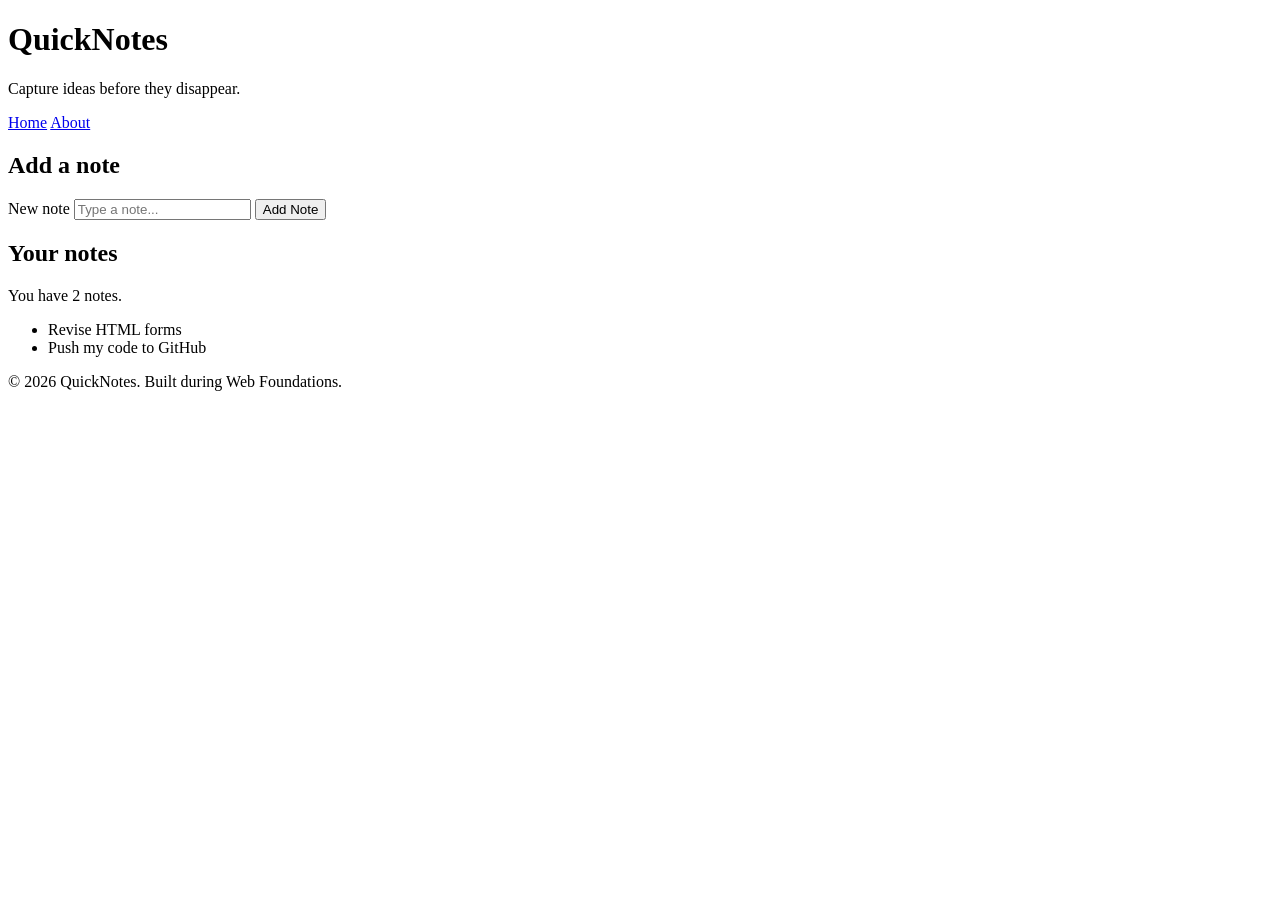
<file: Day1/index.html>
<!DOCTYPE html>
<html lang="en">
  <head>
    <meta charset="UTF-8" />
    <meta name="viewport" content="width=device-width, initial-scale=1.0" />
    <title>QuickNotes</title>
  </head>
  <body>
    <header>
      <h1>QuickNotes</h1>
      <p>Capture ideas before they disappear.</p>
      <nav>
        <a href="index.html">Home</a>
        <a href="about.html">About</a>
      </nav>
    </header>
 
    <main>
      <section>
        <h2>Add a note</h2>
        <form id="note-form">
          <label for="note-input">New note</label>
          <input type="text" id="note-input" placeholder="Type a note..." />
          <button type="submit">Add Note</button>
        </form>
      </section>
 
      <section>
        <h2>Your notes</h2>
        <p id="note-count">You have 2 notes.</p>
        <ul id="notes-list">
          <li>Revise HTML forms</li>
          <li>Push my code to GitHub</li>
        </ul>
      </section>
    </main>
 
    <footer>
      <p>&copy; 2026 QuickNotes. Built during Web Foundations.</p>
    </footer>
  </body>
</html>
</file>
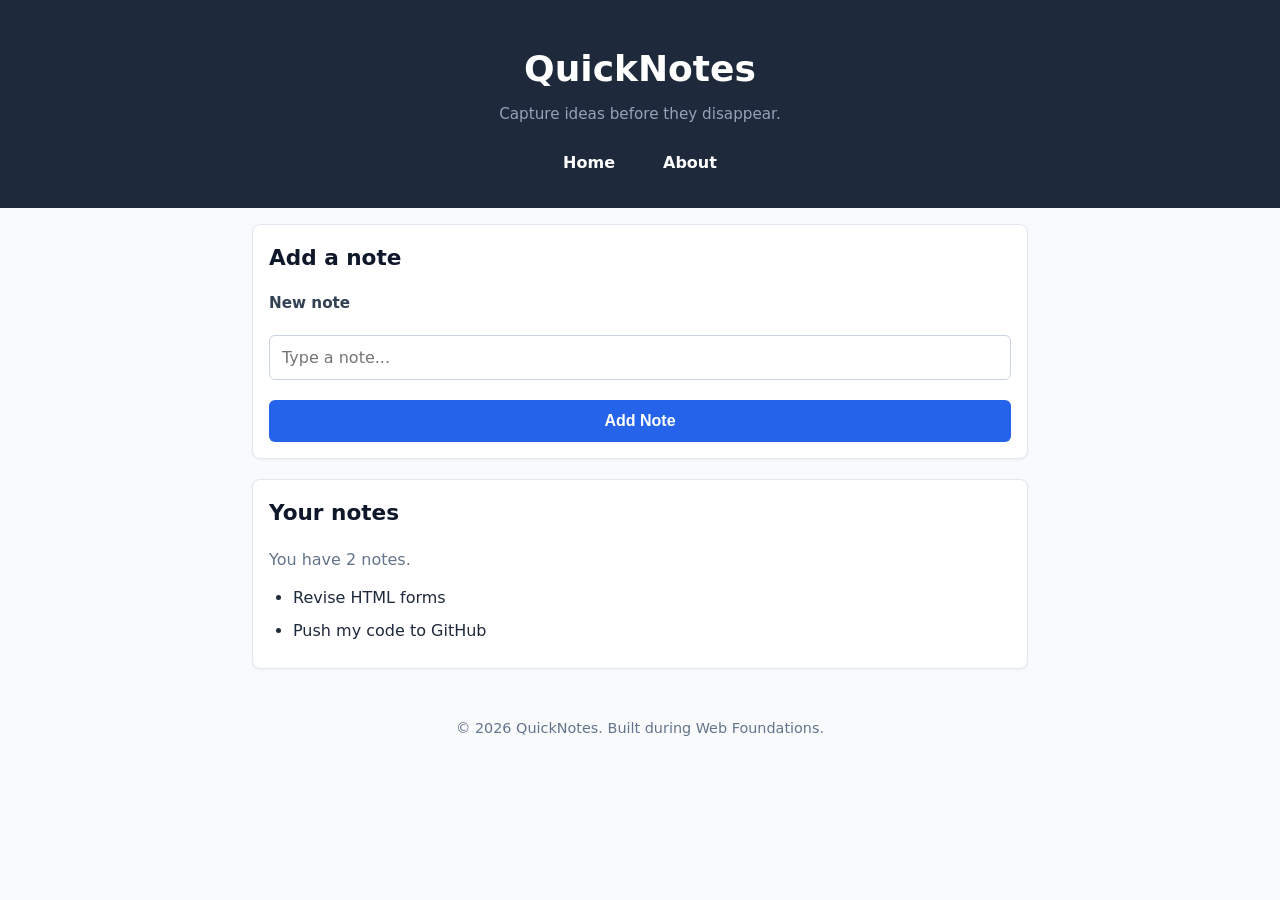
<file: Day2/index.html>
<!DOCTYPE html>
<html lang="en">
  <head>
    <meta charset="UTF-8" />
    <meta name="viewport" content="width=device-width, initial-scale=1.0" />
    <title>QuickNotes</title>
    <link rel="stylesheet" href="style.css" />
  </head>
  <body>
    <header>
      <h1>QuickNotes</h1>
      <p>Capture ideas before they disappear.</p>
      <nav>
        <a href="index.html">Home</a>
        <a href="about.html">About</a>
      </nav>
    </header>
 
    <main>
      <section>
        <h2>Add a note</h2>
        <form id="note-form">
          <label for="note-input">New note</label>
          <input type="text" id="note-input" placeholder="Type a note..." />
          <button type="submit">Add Note</button>
        </form>
      </section>
 
      <section>
        <h2>Your notes</h2>
        <p id="note-count">You have 2 notes.</p>
        <ul id="notes-list">
          <li>Revise HTML forms</li>
          <li>Push my code to GitHub</li>
        </ul>
      </section>
    </main>
 
    <footer>
      <p>&copy; 2026 QuickNotes. Built during Web Foundations.</p>
    </footer>
  </body>
</html>
</file>
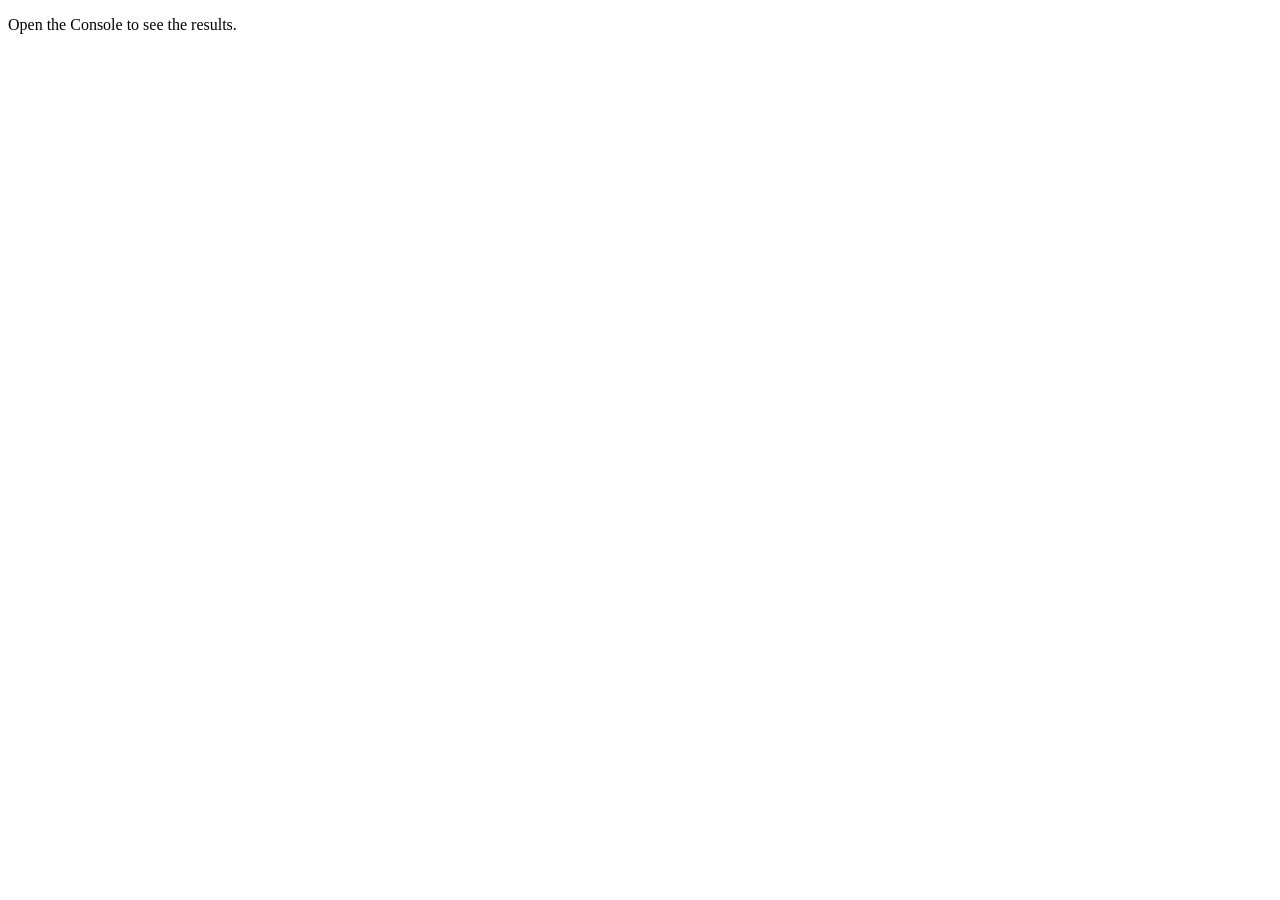
<file: Day3/index.html>
<!DOCTYPE html>
<html lang="en">
<head>
  <meta charset="UTF-8">
  <meta name="viewport" content="width=device-width, initial-scale=1.0">
  <title>Notes Toolkit</title>
  <script src="script.js" defer></script>
</head>
<body>
  <p>Open the Console to see the results.</p>
</body>
</html>
</file>
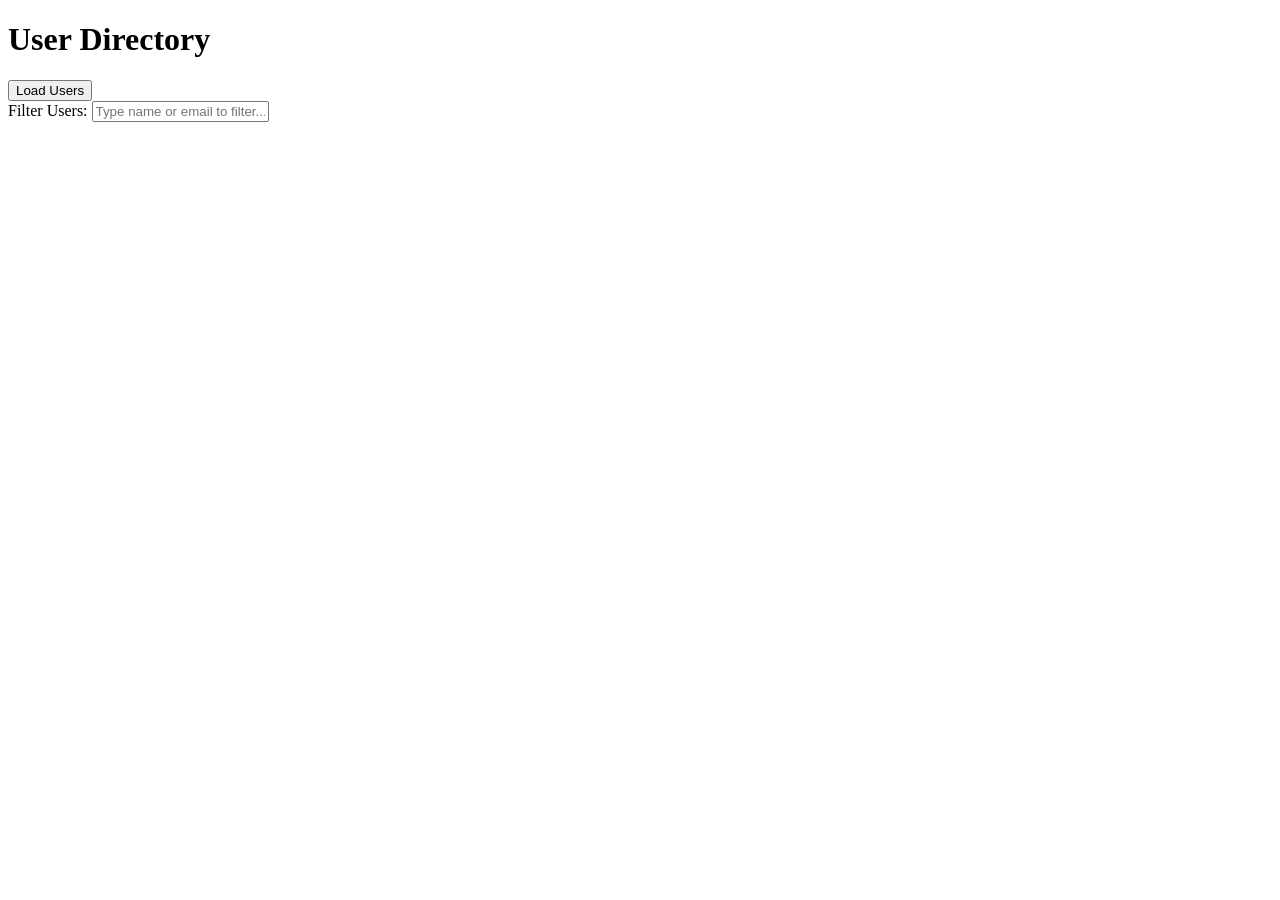
<file: Day5/index.html>
<!DOCTYPE html>
<html lang="en">
<head>
  <meta charset="UTF-8">
  <meta name="viewport" content="width=device-width, initial-scale=1.0">
  <title>User Management</title>
  <script src="users.js" defer></script>
</head>
<body>
  <h1>User Directory</h1>

  <button id="load-users">Load Users</button>

  <div>
    <label for="filter-input">Filter Users:</label>
    <input type="text" id="filter-input" placeholder="Type name or email to filter...">
  </div>

  <p id="status"></p>

  <ul id="users-list"></ul>
</body>
</html>
</file>
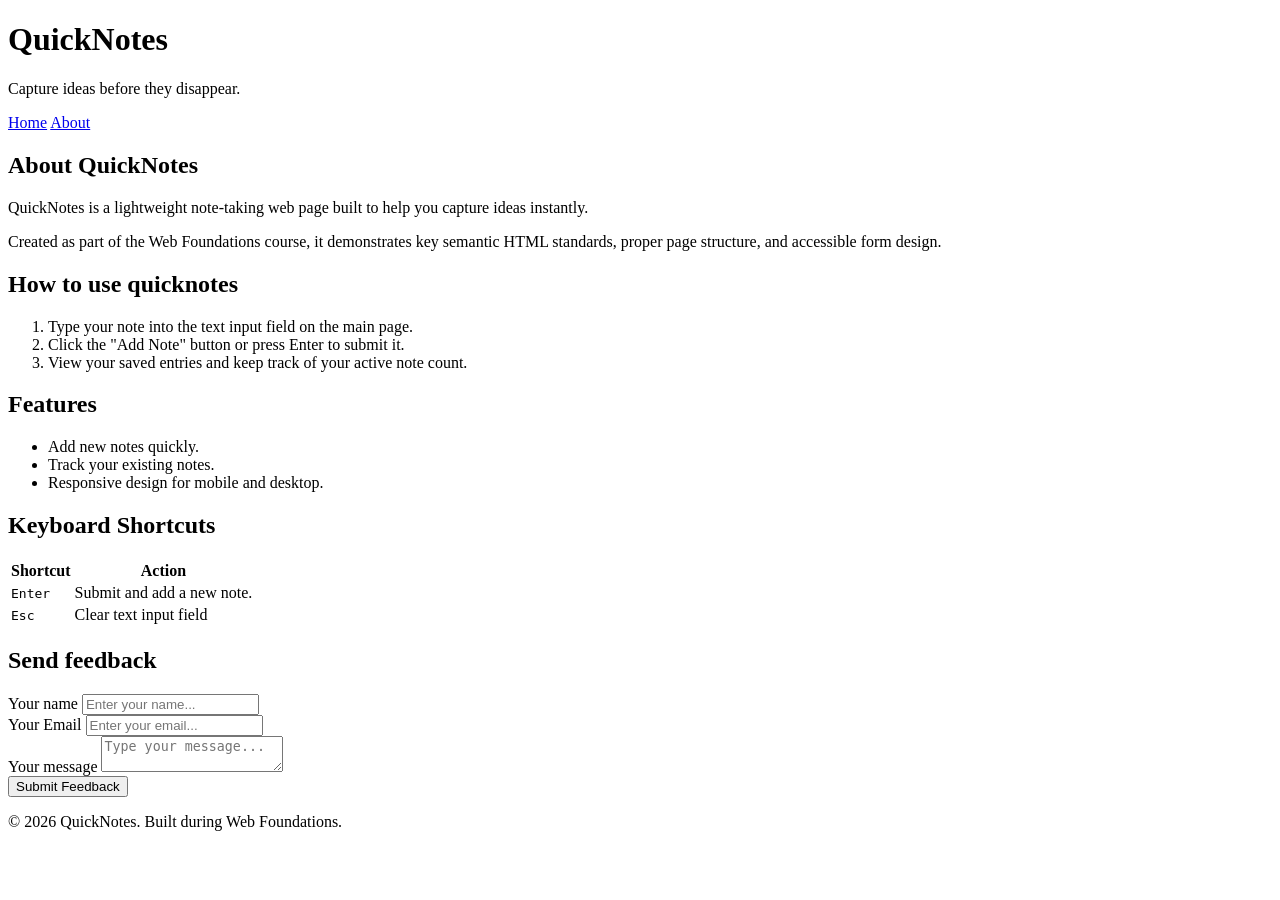
<file: Day1/about.html>
<!DOCTYPE html>
<html lang="en">
  <head>
    <meta charset="UTF-8" />
    <meta name="viewport" content="width=device-width, initial-scale=1.0" />
    <title>About - QuickNotes</title>
  </head>
  <body>
    <header>
      <h1>QuickNotes</h1>
      <p>Capture ideas before they disappear.</p>
      <nav>
        <a href="index.html">Home</a>
        <a href="about.html">About</a>
      </nav>
    </header>

    <main>
      <section>
        <h2>About QuickNotes</h2>
        <p>
          QuickNotes is a lightweight note-taking web page built to help you capture ideas instantly.
        </p>
        <p>
          Created as part of the Web Foundations course, it demonstrates key semantic HTML standards, proper page structure, and accessible form design.
        </p>
      </section>

      <section>
        <h2>How to use quicknotes</h2>
        <ol>
          <li>Type your note into the text input field on the main page.</li>
          <li>Click the "Add Note" button or press Enter to submit it.</li>
          <li>View your saved entries and keep track of your active note count.</li>
        </ol>
      </section>

      <section>
        <h2>Features</h2>
        <ul>
          <li>Add new notes quickly.</li>
          <li>Track your existing notes.</li>
          <li>Responsive design for mobile and desktop.</li>
        </ul>
    </section>

    <section>
        <h2>Keyboard Shortcuts</h2>
        <table>
          <thead>
            <tr>
              <th>Shortcut</th>
              <th>Action</th>
            </tr>
          </thead>
          <tbody>
            <tr>
              <td><kbd>Enter</kbd></td>
              <td>Submit and add a new note.</td>
            </tr>
            <tr>
              <td><kbd>Esc</kbd></td>
              <td>Clear text input field</td>
            </tr>
          </tbody>
        </table>
        </section>

        <section> 
            <h2>Send feedback</h2>
            <form id="feedback-form">
                <div>
                    <label for="feedback-name">Your name</label>
                    <input type="text" id="feedback-name" placeholder="Enter your name..." />
                    </div>
                    <div>
                        <label for="feedback-email">Your Email</label>
                        <input type="email" id="feedback-email" placeholder="Enter your email..." />
                    </div>
                    <div>
                        <label for="feedback-message">Your message</label>
                        <textarea id="feedback-message" name="message" placeholder="Type your message..." required></textarea>
                    </div>
                    <button type="submit">Submit Feedback</button>
                 </form> 
             </section>
         </main> 
                              
        <footer>
      <p>&copy; 2026 QuickNotes. Built during Web Foundations.</p>
    </footer>
  </body>
</html>
</file>
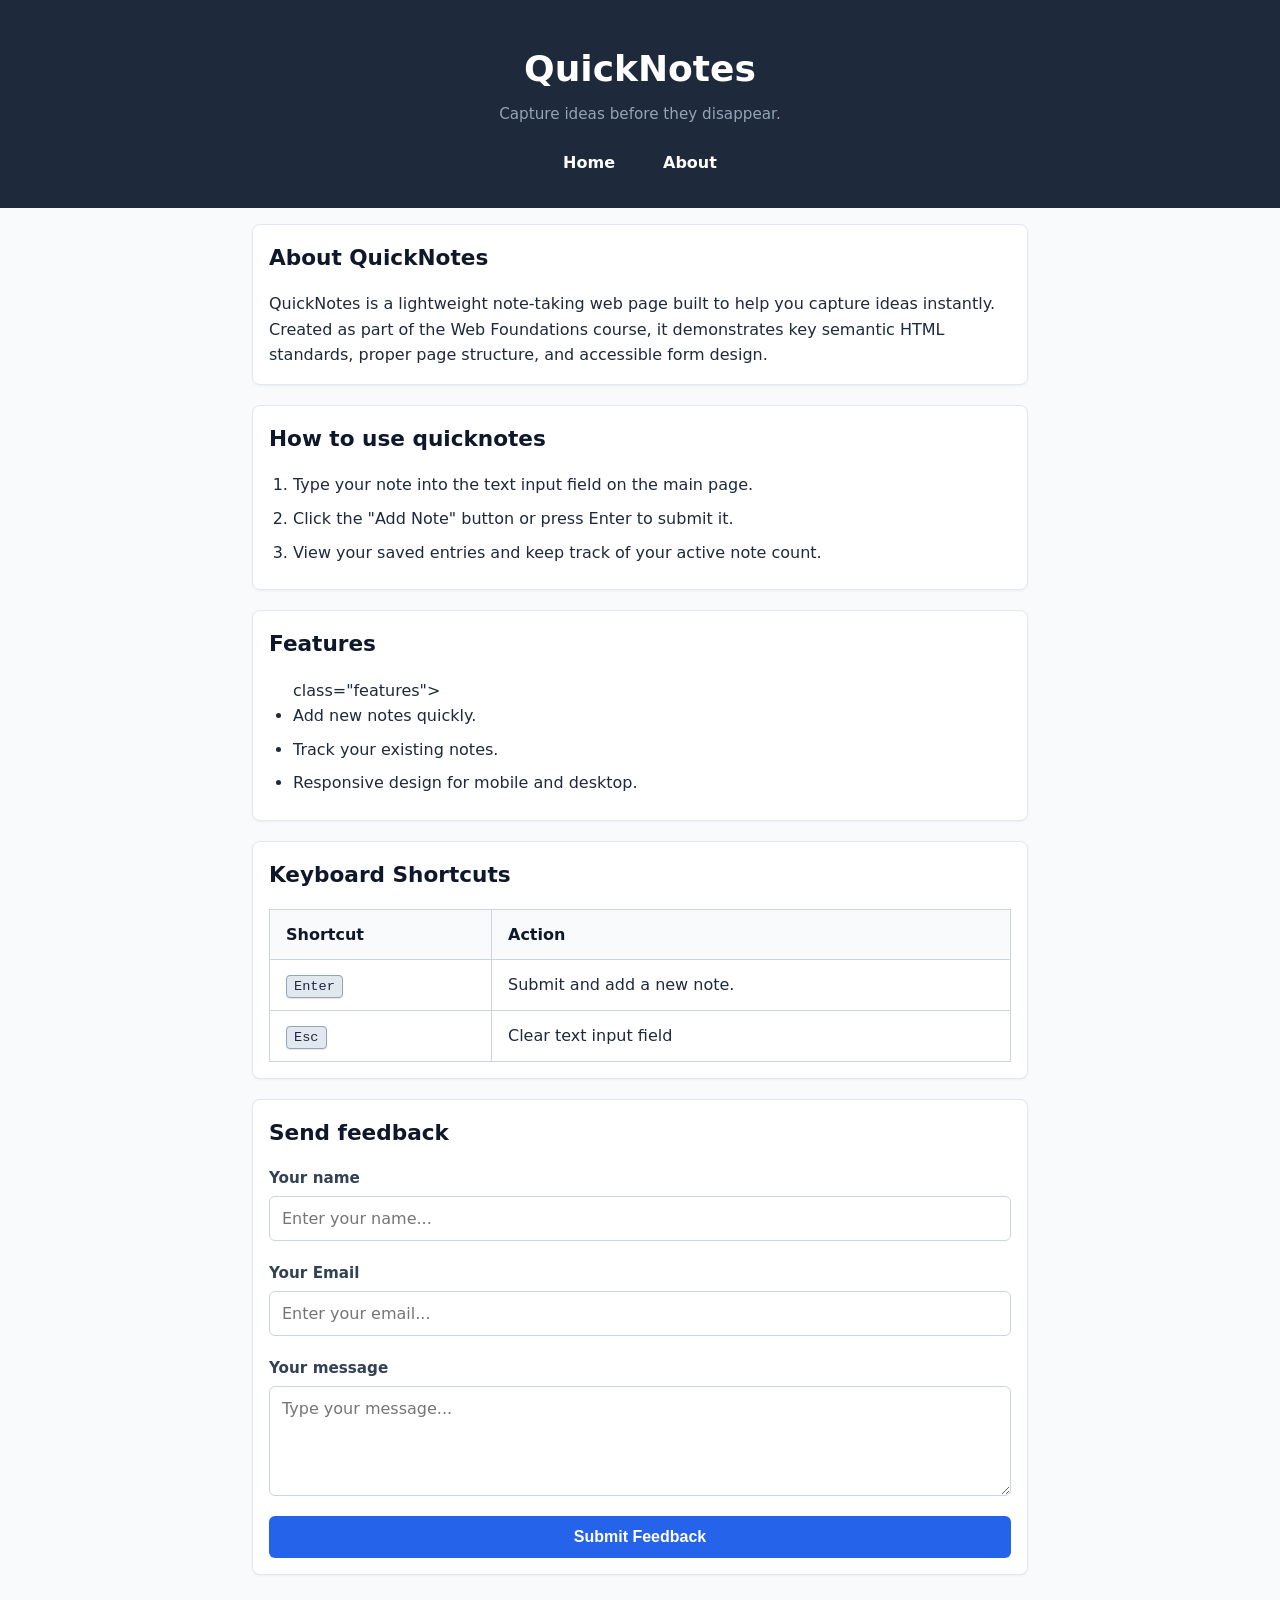
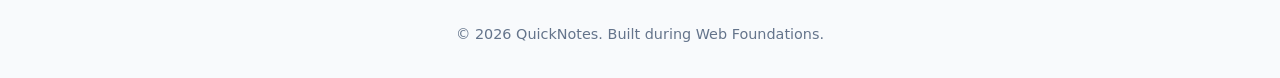
<file: Day2/about.html>
<!DOCTYPE html>
<html lang="en">
  <head>
    <meta charset="UTF-8" />
    <meta name="viewport" content="width=device-width, initial-scale=1.0" />
    <title>About - QuickNotes</title>
    <link rel="stylesheet" href="style.css" />
  </head>
  <body>
    <header>
      <h1>QuickNotes</h1>
      <p>Capture ideas before they disappear.</p>
      <nav>
        <a href="index.html">Home</a>
        <a href="about.html">About</a>
      </nav>
    </header>

    <main>
      <section>
        <h2>About QuickNotes</h2>
        <p>
          QuickNotes is a lightweight note-taking web page built to help you capture ideas instantly.
        </p>
        <p>
          Created as part of the Web Foundations course, it demonstrates key semantic HTML standards, proper page structure, and accessible form design.
        </p>
      </section>

      <section>
        <h2>How to use quicknotes</h2>
        <ol>
          <li>Type your note into the text input field on the main page.</li>
          <li>Click the "Add Note" button or press Enter to submit it.</li>
          <li>View your saved entries and keep track of your active note count.</li>
        </ol>
      </section>

      <section>
        <h2>Features</h2>
        <ul> class="features">
          <li>Add new notes quickly.</li>
          <li>Track your existing notes.</li>
          <li>Responsive design for mobile and desktop.</li>
        </ul>
    </section>

    <section>
        <h2>Keyboard Shortcuts</h2>
        <table>
          <thead>
            <tr>
              <th>Shortcut</th>
              <th>Action</th>
            </tr>
          </thead>
          <tbody>
            <tr>
              <td><kbd>Enter</kbd></td>
              <td>Submit and add a new note.</td>
            </tr>
            <tr>
              <td><kbd>Esc</kbd></td>
              <td>Clear text input field</td>
            </tr>
          </tbody>
        </table>
        </section>

        <section> 
            <h2>Send feedback</h2>
            <form id="feedback-form">
                <div>
                    <label for="feedback-name">Your name</label>
                    <input type="text" id="feedback-name" placeholder="Enter your name..." />
                    </div>
                    <div>
                        <label for="feedback-email">Your Email</label>
                        <input type="email" id="feedback-email" placeholder="Enter your email..." />
                    </div>
                    <div>
                        <label for="feedback-message">Your message</label>
                        <textarea id="feedback-message" name="message" placeholder="Type your message..." required></textarea>
                    </div>
                    <button type="submit">Submit Feedback</button>
                 </form> 
             </section>
         </main> 
                              
        <footer>
      <p>&copy; 2026 QuickNotes. Built during Web Foundations.</p>
    </footer>
  </body>
</html>
</file>
<file: Day2/style.css>
/* ==========================================
Box-sizing Reset & Base Styles
========================================== */
*,
*::before,
*::after {
box-sizing: border-box;
margin: 0;
padding: 0;
}
body {
font-family: system-ui, -apple-system, BlinkMacSystemFont, 'Segoe UI', Roboto, sans-serif;
line-height: 1.6;
background-color: #f8fafc;
color: #1e293b;
}
/* ==========================================
2. Header & Flexbox Navigation
========================================== */
header {
background-color: #1e293b;
color: #ffffff;
padding: 2.5rem 1rem 1.5rem 1rem;
text-align: center;
}
header h1 {
font-size: 2.25rem;
margin-bottom: 0.25rem;
}
header p {
color: #94a3b8;
font-size: 1.05rem;
margin-bottom: 1.5rem;
}
nav {
display: flex;
justify-content: center;
align-items: center;
gap: 16px;
}
nav a {
color: #ffffff;
text-decoration: none;
font-weight: 600;
padding: 0.5rem 1rem;
border-radius: 6px;
transition: background-color 0.25s ease, color 0.25s ease, transform 0.15s ease;
}
/* Hover effect with smooth transition for links */
nav a:hover {
background-color: #2563eb;
color: #ffffff;
transform: translateY(-1px);
}
/* ==========================================
3. Main Layout Container
========================================== */
main {
max-width: 800px;
margin: 2rem auto;
padding: 0 1rem;
display: flex;
flex-direction: column;
gap: 1.75rem;
}
section {
background-color: #ffffff;
padding: 1.5rem;
border-radius: 8px;
border: 1px solid #e2e8f0;
box-shadow: 0 1px 3px rgba(0, 0, 0, 0.05);
}
h2 {
font-size: 1.35rem;
margin-bottom: 1rem;
color: #0f172a;
}
/* ==========================================
4. Features Grid Cards (180px Minmax)
========================================== */
ul.features {
list-style: none;
padding: 0;
display: grid;
grid-template-columns: repeat(auto-fit, minmax(180px, 1fr));
gap: 1rem;
}
ul.features li {
background-color: #f1f5f9;
border: 1px solid #cbd5e1;
border-radius: 8px;
padding: 1.25rem;
font-weight: 500;
box-shadow: 0 1px 2px rgba(0, 0, 0, 0.04);
display: flex;
align-items: center;
}
/* Default lists */
ul, ol {
padding-left: 1.5rem;
}
li {
margin-bottom: 0.5rem;
}
#note-count {
color: #64748b;
margin-bottom: 0.75rem;
}
/* ==========================================
5. Styled Shortcuts Table
========================================== */
table {
width: 100%;
border-collapse: collapse;
margin-top: 0.5rem;
}
table, th, td {
border: 1px solid #cbd5e1;
}
th, td {
padding: 0.75rem 1rem;
text-align: left;
}
th {
background-color: #f8fafc;
font-weight: 600;
color: #0f172a;
}
kbd {
background-color: #e2e8f0;
border: 1px solid #94a3b8;
border-radius: 4px;
padding: 0.2rem 0.44rem;
font-family: monospace;
font-size: 0.85rem;
box-shadow: 0 1px 1px rgba(0, 0, 0, 0.1);
}
/* ==========================================
6. Styled Feedback Form (Stacked & Full Width)
========================================== */
form {
display: flex;
flex-direction: column;
gap: 1.25rem;
}
form div {
display: flex;
flex-direction: column;
gap: 0.35rem;
width: 100%;
}
label {
font-weight: 600;
font-size: 0.95rem;
color: #334155;
}
input[type="text"],
input[type="email"],
textarea {
width: 100%;
padding: 0.75rem;
border: 1px solid #cbd5e1;
border-radius: 6px;
font-size: 1rem;
font-family: inherit;
transition: border-color 0.2s ease, box-shadow 0.2s ease;
}
input:focus,
textarea:focus {
outline: none;
border-color: #2563eb;
box-shadow: 0 0 0 3px rgba(37, 99, 235, 0.15);
}
textarea {
resize: vertical;
min-height: 110px;
}
/* ==========================================
7. Button Hover Effects & Transitions
========================================== */
button {
align-self: flex-start;
background-color: #2563eb;
color: #ffffff;
border: none;
padding: 0.75rem 1.5rem;
font-size: 1rem;
font-weight: 600;
border-radius: 6px;
cursor: pointer;
transition: background-color 0.25s ease, box-shadow 0.25s ease, transform 0.15s ease;
}
button:hover {
background-color: #1d4ed8;
box-shadow: 0 4px 6px -1px rgba(37, 99, 235, 0.2);
transform: translateY(-1px);
}
button:active {
transform: scale(0.98);
}
/* ==========================================
8. Footer
========================================== */
footer {
margin-top: 3rem;
padding-bottom: 2rem;
text-align: center;
font-size: 0.9rem;
color: #64748b;
}
/* ==========================================
9. Media Query (Small Screens)
========================================== / @media (max-width: 600px) { header { padding: 1.25rem 0.75rem 1rem 0.75rem; / Reduced header padding */
}
header h1 {
font-size: 1.65rem; /* Reduced header font size */
}
header p {
font-size: 0.95rem;
margin-bottom: 1rem;
}
main {
margin: 1rem auto;
padding: 0 0.75rem;
gap: 1.25rem;
}
section {
padding: 1rem;
}
button {
width: 100%;
}
}
</file>
